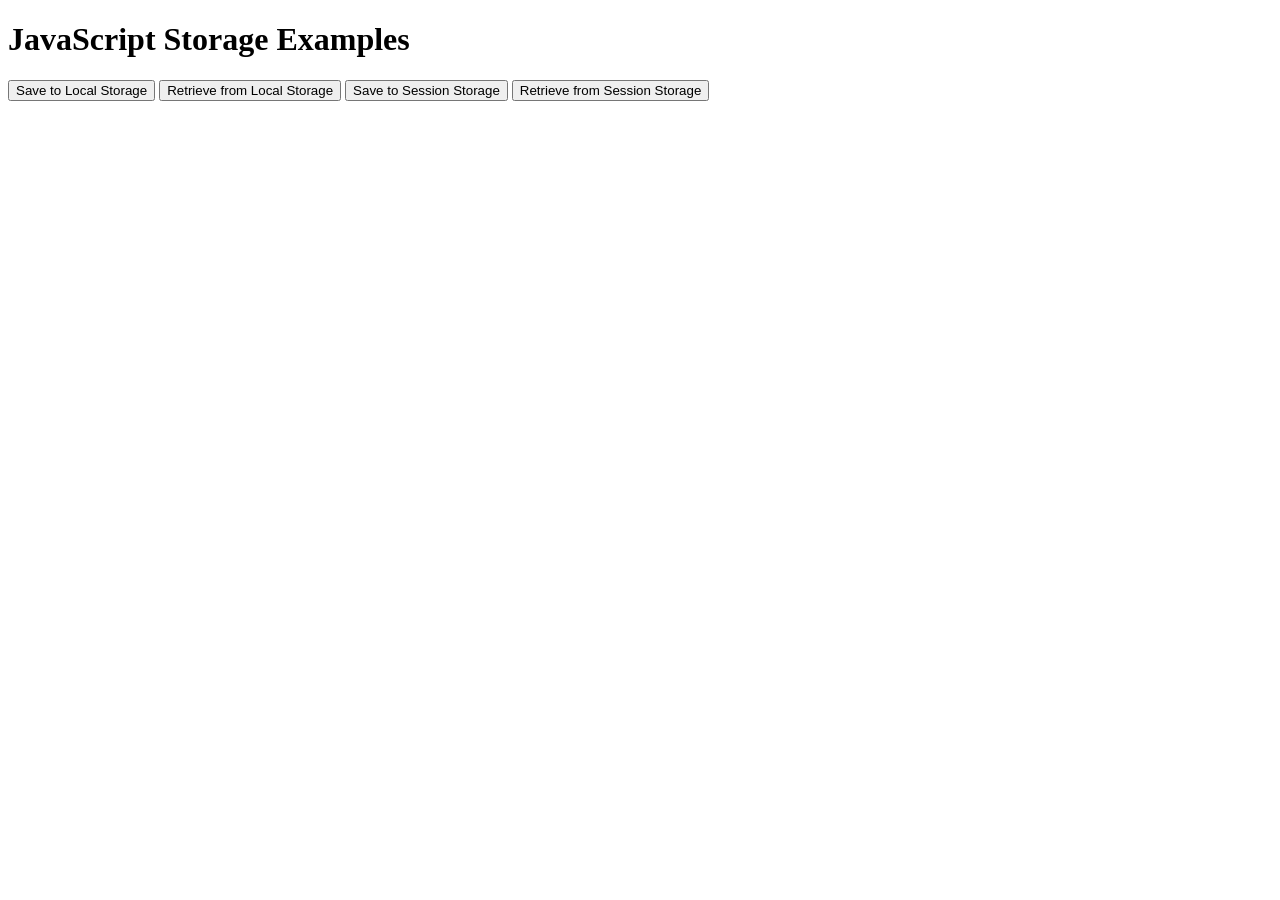
<file: game/1.tic-tac-toe/index.html>
<!DOCTYPE html>
<html lang="en">
  <head>
    <meta charset="UTF-8" />
    <meta name="viewport" content="width=device-width, initial-scale=1.0" />
    <title>JavaScript Storage</title>
  </head>
  <body>
    <h1>JavaScript Storage Examples</h1>
    <button id="saveLocalBtn">Save to Local Storage</button>
    <button id="retrieveLocalBtn">Retrieve from Local Storage</button>
    <button id="saveSessionBtn">Save to Session Storage</button>
    <button id="retrieveSessionBtn">Retrieve from Session Storage</button>
    <p id="output"></p>

    <script src="index.js"></script>
  </body>
</html>
</file>
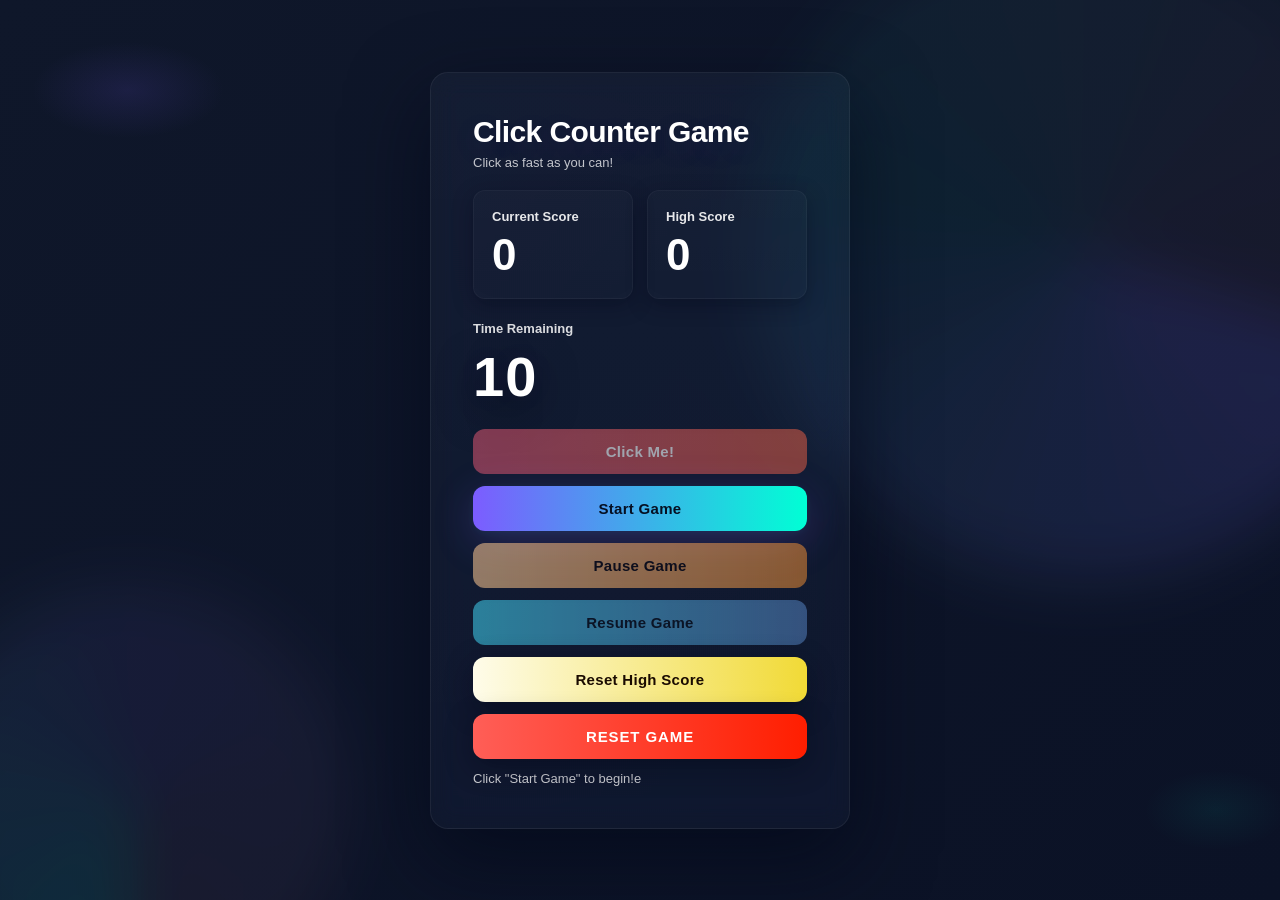
<file: game/2.click count/index.html>
<!DOCTYPE html>
<html lang="en">
<head>
  <meta charset="UTF-8">
  <meta name="viewport" content="width=device-width, initial-scale=1.0">
  <title>Click Counter Game</title>
  <link rel="stylesheet" href="index.css">
</head>
<body>

<div class="container">
  <h1>Click Counter Game</h1>
  <p class="subtitle">Click as fast as you can!</p>

  <div class="score-section">
    <div class="score-box">
      <h2>Current Score</h2>
      <div id="currentScore" class="score">0</div>
    </div>
    <div class="score-box">
      <h2>High Score</h2>
      <div id="highScore" class="score">0</div>
    </div>
  </div>

  <div class="timer-section">
    <h2>Time Remaining</h2>
    <div id="timer" class="timer">10</div>
  </div>

  <div class="button-section">
    <button id="clickButton" class="click-btn" disabled>Click Me!</button>
    <button id="startButton" class="start-btn">Start Game</button>
    <button id="pauseButton" class="pause-btn" disabled>Pause Game</button>
    <button id="resumeButton" class="resume-btn" disabled>Resume Game</button>
    <button id="resetButton" class="reset-btn">Reset High Score</button>
    <button id="resetGameButton" class="resetgame-btn">Reset Game</button>
  </div>

  <div id="statusMessage" class="status-message">
    Click "Start Game" to begin!e
  </div>
</div>

<video id="bgvideo" src="./winning.mp4" autoplay muted loop></video>

<script src="index.js"></script>
</body>
</html>
</file>
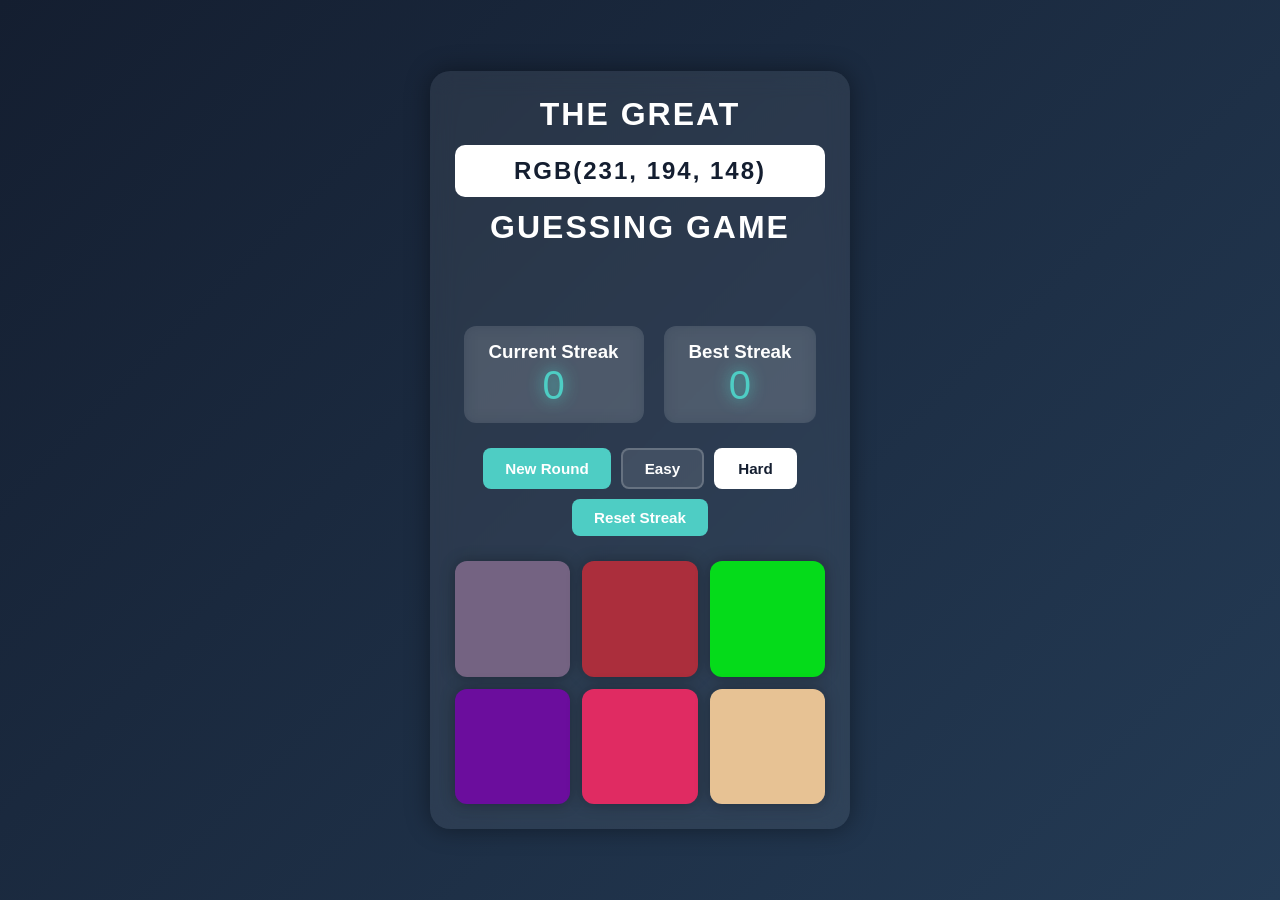
<file: game/3.guess the color/index.html>
<!DOCTYPE html>
<html lang="en">
<head>
  <meta charset="UTF-8" />
  <meta name="viewport" content="width=device-width, initial-scale=1.0" />
  <title>RGB Color Guessing Game</title>
  <link rel="stylesheet" href="index.css" />
</head>

<body>

  <!-- Background Video -->
  <video id="bgVideo" class="bg-video" autoplay muted loop>
    <source src="winning.mp4" type="video/mp4">
  </video>

  <!-- MAIN GAME BOX -->
  <div class="game-box">

    <header>
      <h1>The Great</h1>
      <h1 id="colorDisplay" class="color-display">RGB Color Guessing Game</h1>
      <h1>Guessing Game</h1>
    </header>

    <div id="message" class="message">Pick a color!</div>

    <div class="streak-section">
      <div class="streak-box">
        <h3>Current Streak</h3>
        <div id="currentStreak" class="streak-number">0</div>
      </div>

      <div class="streak-box">
        <h3>Best Streak</h3>
        <div id="bestStreak" class="streak-number">0</div>
      </div>
    </div>

    <div class="controls">
      <button id="newRoundBtn" class="control-btn">New Round</button>
      <button id="easyBtn" class="mode-btn">Easy</button>
      <button id="hardBtn" class="mode-btn selected">Hard</button>
      <button id="resetStreakBtn" class="control-btn">Reset Streak</button>
    </div>

    <div id="colorBoxContainer" class="color-box-container">
      <div class="color-box"></div>
      <div class="color-box"></div>
      <div class="color-box"></div>
      <div class="color-box"></div>
      <div class="color-box"></div>
      <div class="color-box"></div>
    </div>

  </div>

  <script src="script.js"></script>
</body>
</html>
</file>
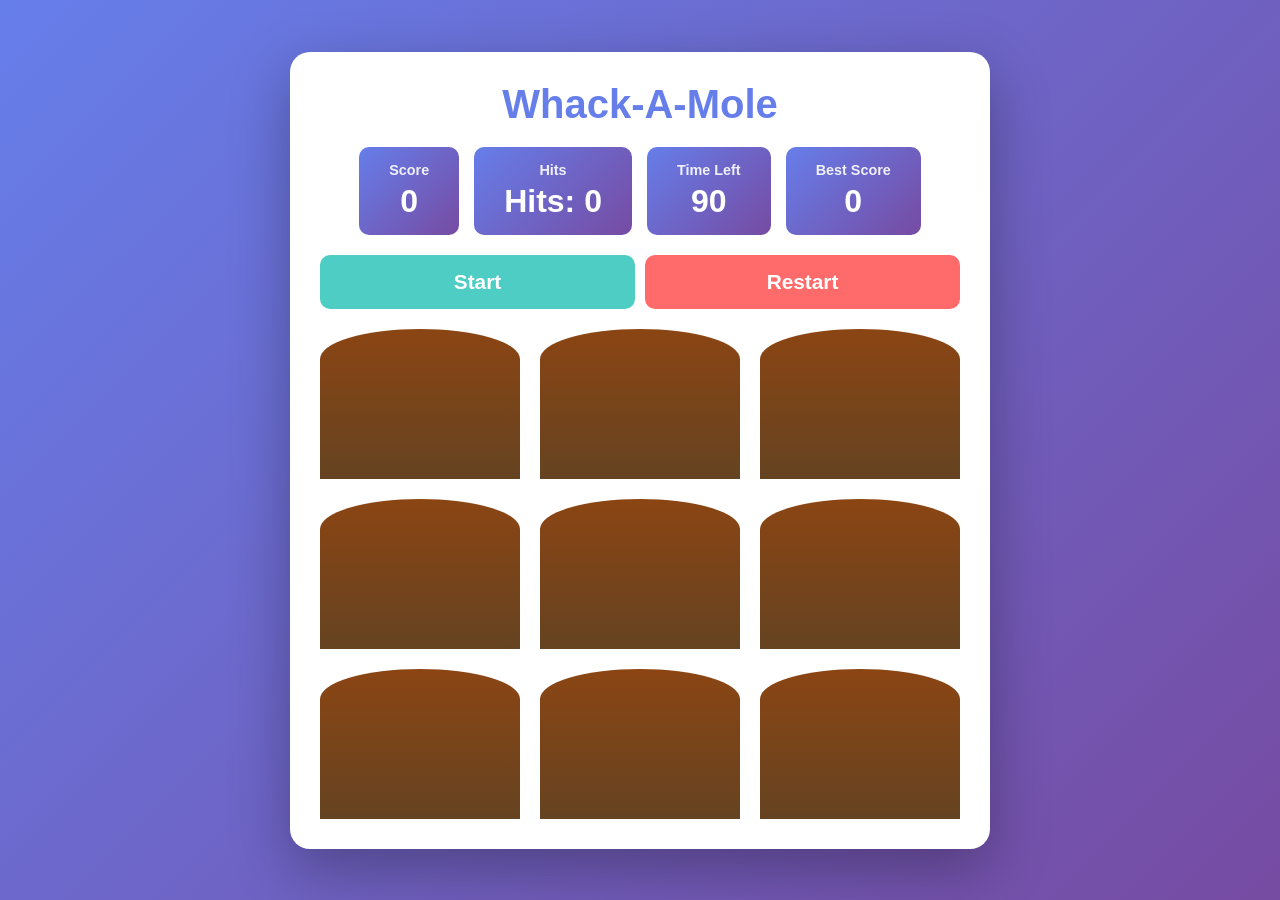
<file: game/4.Whack-a-mole/index.html>
<!DOCTYPE html>
<html>
<head>
    <title>Whack-A-Mole Game</title>
    <link rel="stylesheet" href="index.css">
</head>
<body>

<div class="container">
    <h1>Whack-A-Mole</h1>

    <div class="scoreboard">
        <div class="score-box">
            <h3>Score</h3>
            <div id="score">0</div>
        </div>

        <div class="score-box">
            <h3>Hits</h3>
            <div id="hits">0</div>
        </div>

        <div class="score-box">
            <h3>Time Left</h3>
            <div id="timeLeft">90</div>
        </div>

        <div class="score-box">
            <h3>Best Score</h3>
            <div id="maxScore">0</div>
        </div>
    </div>

    <div id="message"></div>

    <div class="button-row">
        <button id="startBtn" class="start-btn">Start</button>
        <button id="restartBtn" class="restart-btn">Restart</button>
    </div>

    <div class="game-board">
        <div class="hole"><div class="mole"></div></div>
        <div class="hole"><div class="mole"></div></div>
        <div class="hole"><div class="mole"></div></div>
        <div class="hole"><div class="mole"></div></div>
        <div class="hole"><div class="mole"></div></div>
        <div class="hole"><div class="mole"></div></div>
        <div class="hole"><div class="mole"></div></div>
        <div class="hole"><div class="mole"></div></div>
        <div class="hole"><div class="mole"></div></div>
    </div>
</div>

<video id="bg-video" autoplay loop muted src="./winning.mp4"></video>

<script src="index.js"></script>
</body>
</html>
</file>
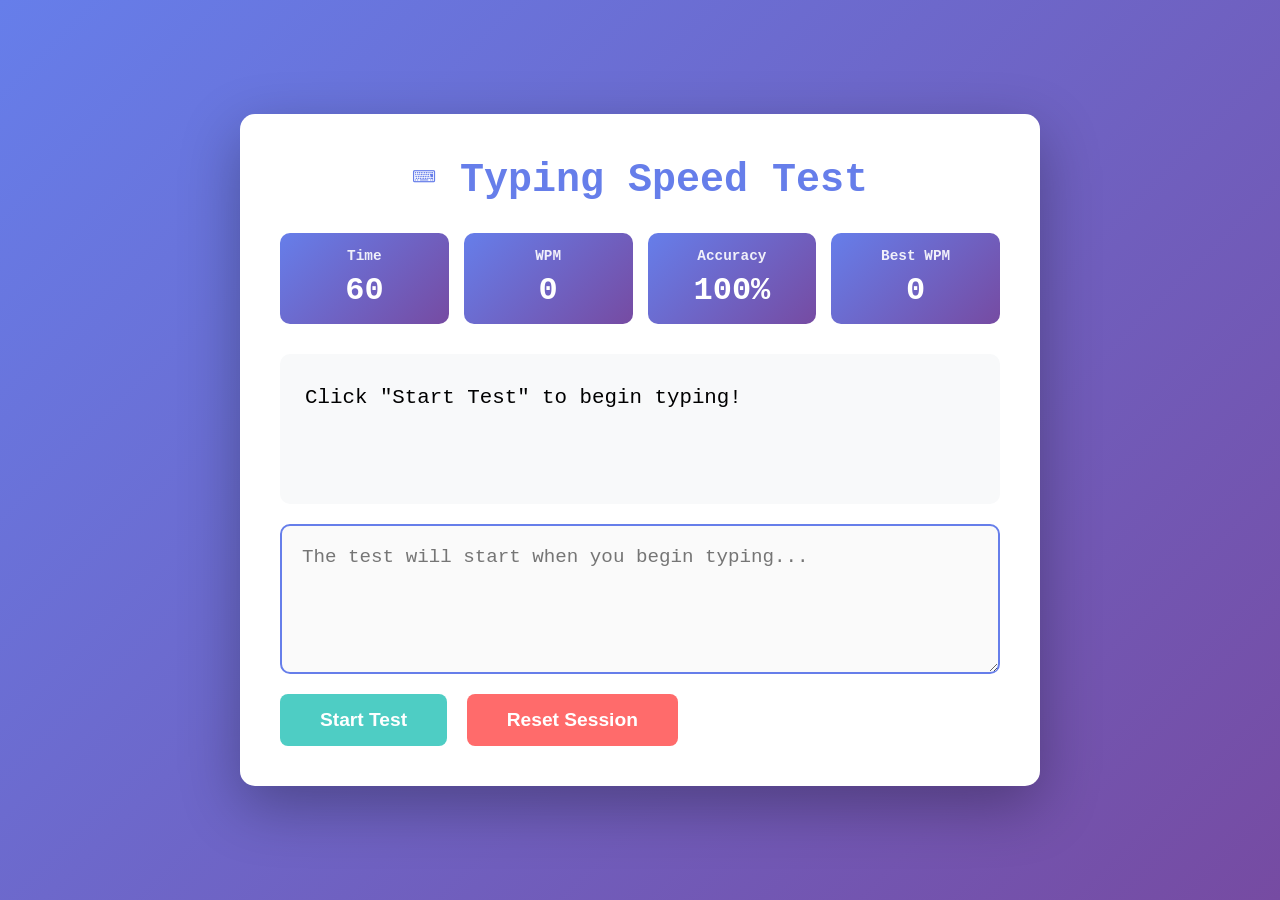
<file: game/5.typing speed/index.html>
<!DOCTYPE html>
<html lang="en">
<head>
    <meta charset="UTF-8">
    <meta name="viewport" content="width=device-width, initial-scale=1.0">
    <title>Typing Speed Test</title>
    <link rel="stylesheet" href="index.css">
</head>
<body>
    <div class="container">
        <h1>⌨️ Typing Speed Test</h1>
        
        <div class="stats-bar">
            <div class="stat-box">
                <h3>Time</h3>
                <div id="timer">60</div>
            </div>
            <div class="stat-box">
                <h3>WPM</h3>
                <div id="wpm">0</div>
            </div>
            <div class="stat-box">
                <h3>Accuracy</h3>
                <div id="accuracy">100%</div>
            </div>
            <div class="stat-box">
                <h3>Best WPM</h3>
                <div id="bestWPM">0</div>
            </div>
        </div>
        
        <div class="text-display" id="textDisplay">
            Click "Start Test" to begin typing!
        </div>
        
        <textarea 
            id="typingArea" 
            placeholder="The test will start when you begin typing..."
            disabled
        ></textarea>
        
        <button id="startBtn" class="start-btn">Start Test</button>
        <button id="resetBtn" class="reset-btn">Reset Session</button>
    </div>
    
    <script src="script.js"></script>
</body>
</html>
</file>
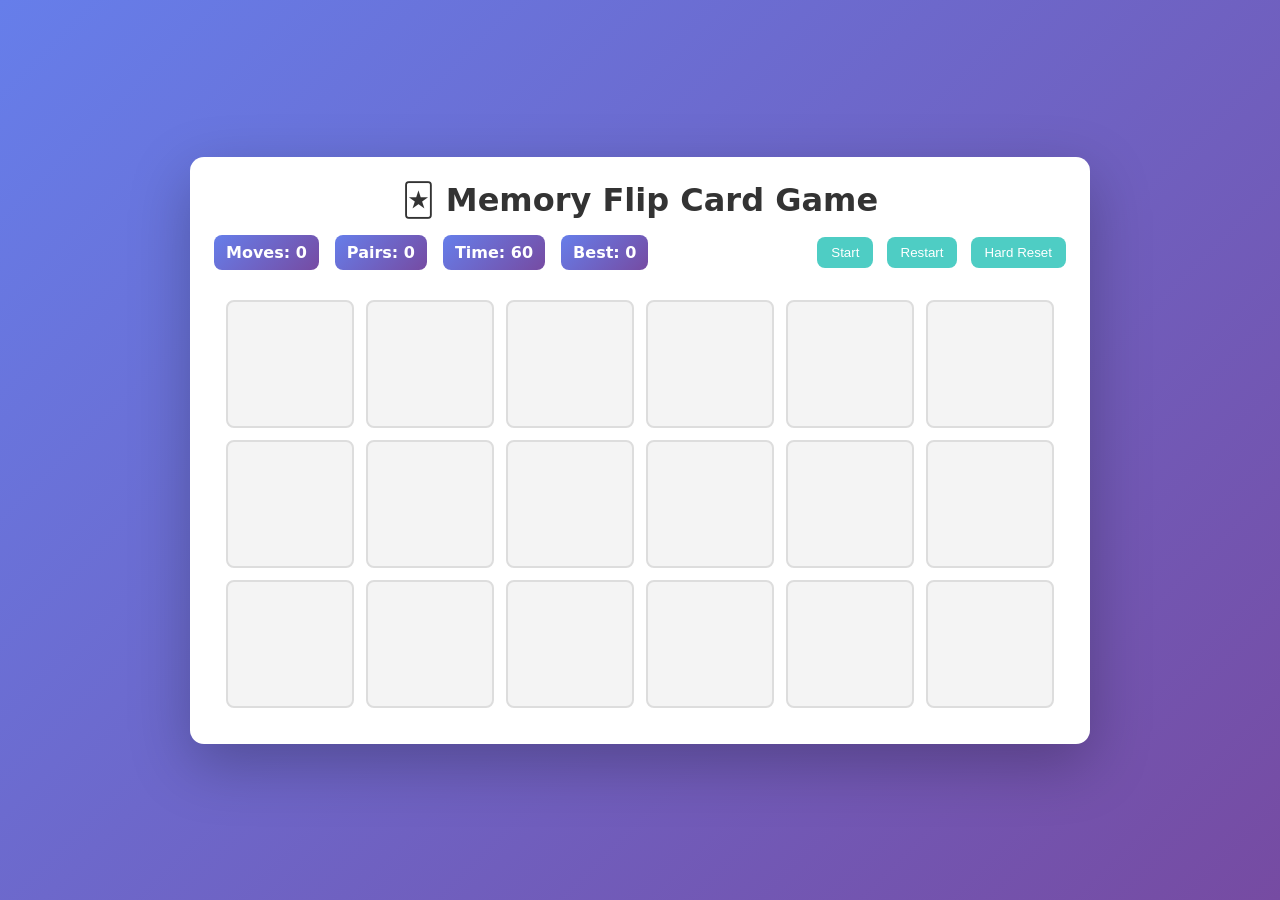
<file: game/6.Memory Flip Card Game/index.html>
<!DOCTYPE html>
<html lang="en">
<head>
    <meta charset="utf-8" />
    <meta name="viewport" content="width=device-width,initial-scale=1" />
    <title>Memory Flip Card Game</title>
    <link rel="stylesheet" href="style.css" />
</head>
<body>
    <div class="container">
        <h1>🃏 Memory Flip Card Game</h1>

        <div class="controls">
            <div class="scoreboard">
                <div>Moves: <span id="moves">0</span></div>
                <div>Pairs: <span id="pairs">0</span></div>
                <div>Time: <span id="timeLeft">60</span></div>
                <div id="bestBadge">Best: <span id="bestScore">-</span></div>
            </div>

            <div class="buttons">
                <button id="startBtn">Start</button>
                <button id="restartBtn">Restart</button>
                <button id="resetBtn">Hard Reset</button>
            </div>
        </div>

        <div class="board" id="board"></div>

        <div id="countdownOverlay" class="overlay"></div>
    </div>

    <script src="script.js"></script>
</body>
</html>
</file>
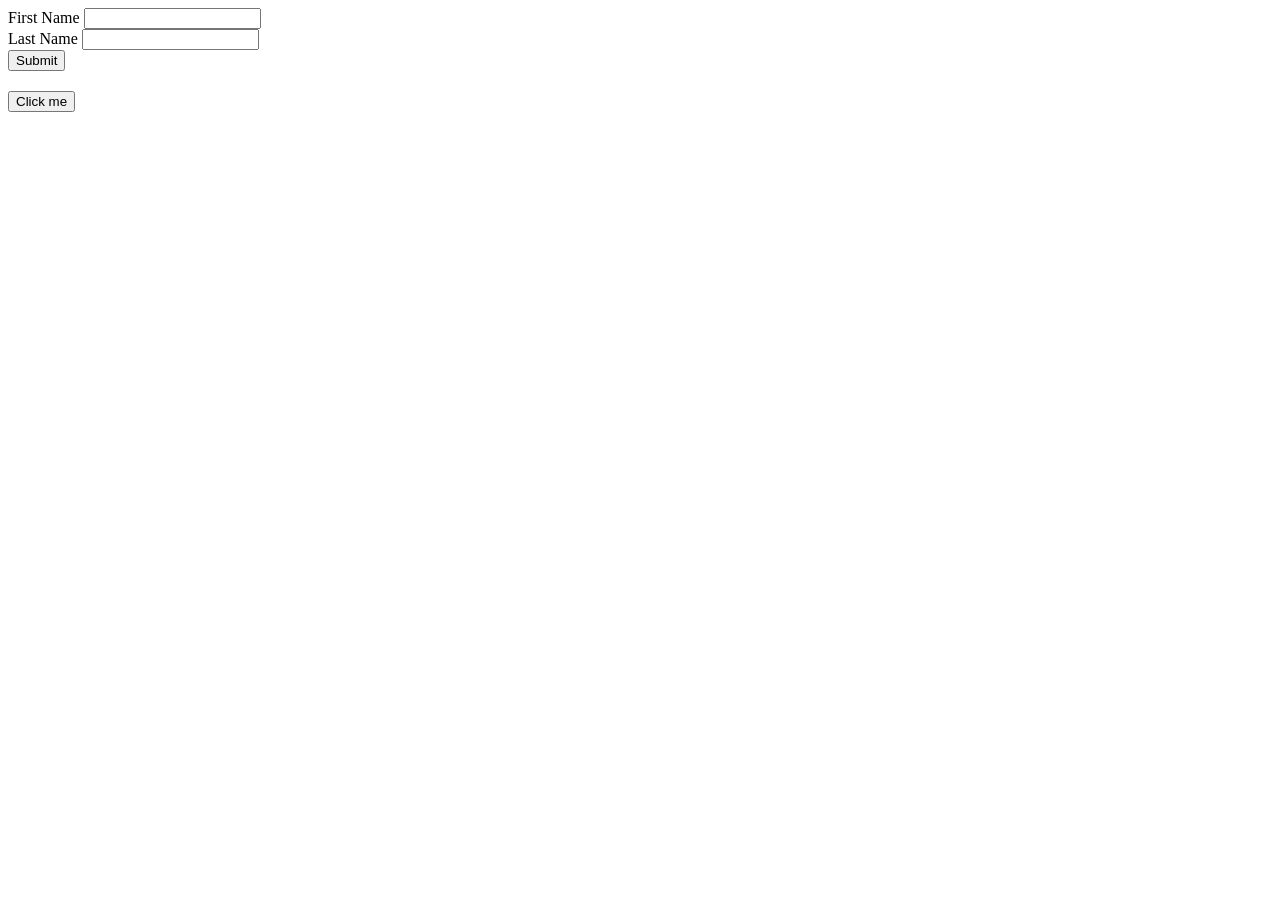
<file: game/1.tic-tac-toe/28-10.html>
<!DOCTYPE html>
<html lang="en">
<head>
    <meta charset="UTF-8">
    <meta name="viewport" content="width=device-width, initial-scale=1.0">
    <title>Document</title>
</head>
<body id="body">
    <!-- <h1 id="h1">this is rendered through 28-10.html</h1>
    <h2 class="heading">this is a h2 heading</h2>
    <h3 class="heading">this is a h3 heading</h3>
    <h3 class="heading3">this is a line</h3>
    <h3 class="heading3">this is a afternoon time</h3>
    <h3 class="heading3">the fatest car in the world?</h3> -->
<!-- 
    <h1 id="heading1">can't you see my infamy loves company</h1>
    <h3 class="heading3">now they've broken you like they've broken me</h3>
    <h3 class="heading3">(it's a good thing)</h3>
    <h5 class="heading5">but a shattered glass is a lot more sharp</h5> -->

    <!-- <button id="color">button</button>
    <h1 id="heading"></h1> -->

    <form id="userform">
        <div>
            <label for="fname">First Name</label>
            <input type="text" id="fname">
        </div>
        <div>
            <label for="lname">Last Name</label>
            <input type="text" id="lname">
        </div>
        <button type="submit">Submit</button>
    </form>
    <h2 id="h2"></h2>
    <!-- <h3 id="h3"></h3> -->
    <button class="color">Click me</button>

    <script src="28-10.js"></script>
</body>
</html>
</file>
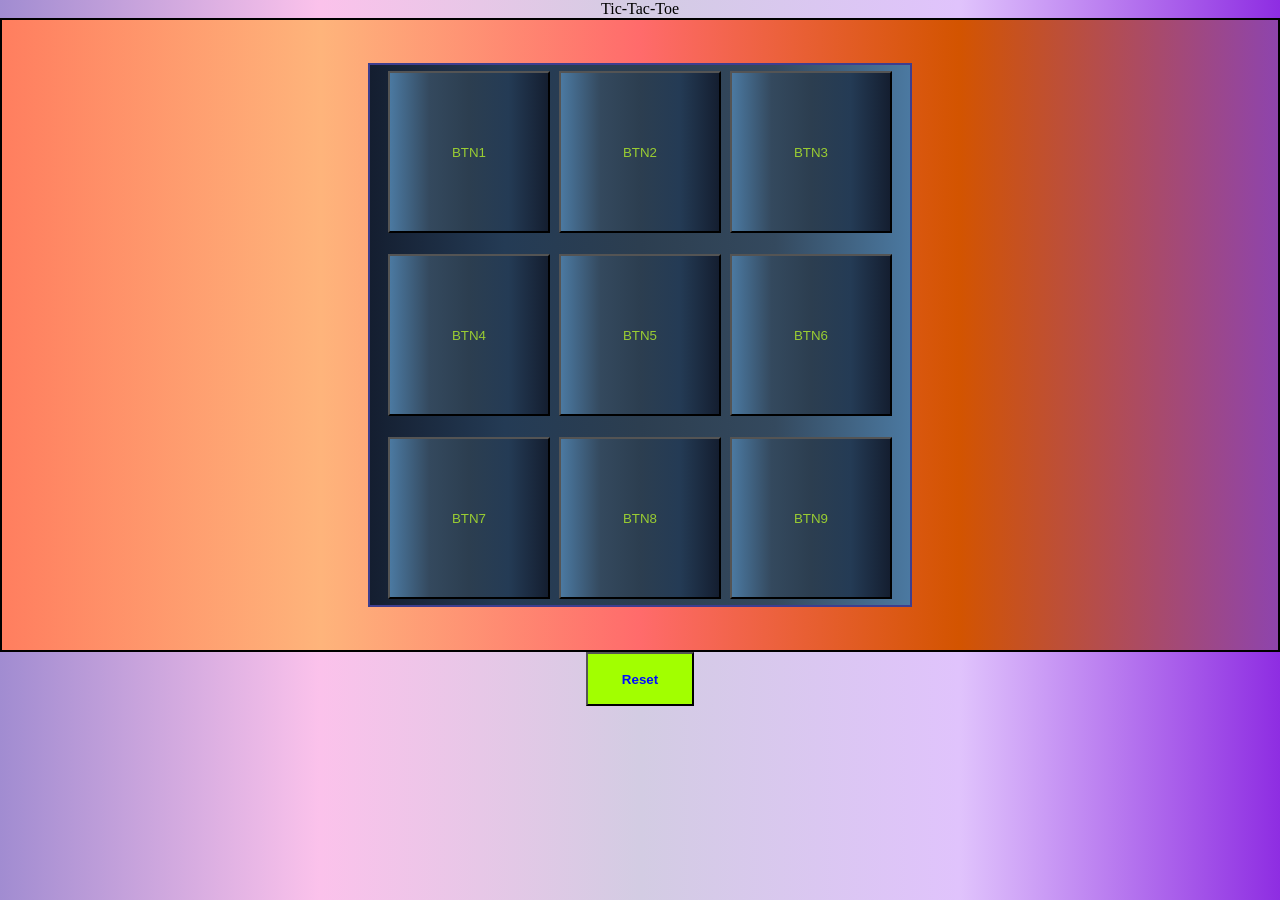
<file: game/1.tic-tac-toe/3-3.html>
<!DOCTYPE html>
<html lang="en">
<head>
    <meta charset="UTF-8">
    <meta name="viewport" content="width=device-width, initial-scale=1.0">
    <link rel="stylesheet" href="3-3.css">
    <title>tic-tac-toe</title>
    <style>
        
    </style>
</head>
<body>
    <p>Tic-Tac-Toe</p>
    <div class="container"> 
        <div class="game">
        <button class="btn">BTN1</button>
        <button class="btn">BTN2</button>
        <button class="btn">BTN3</button>
        <button class="btn">BTN4</button>
        <button class="btn">BTN5</button>
        <button class="btn">BTN6</button>
        <button class="btn">BTN7</button>
        <button class="btn">BTN8</button>
        <button class="btn">BTN9</button>
        </div>
    </div>

    <button class="reset">Reset</button>

    <script src="3-3.js"></script>
</body>
</html>
</file>
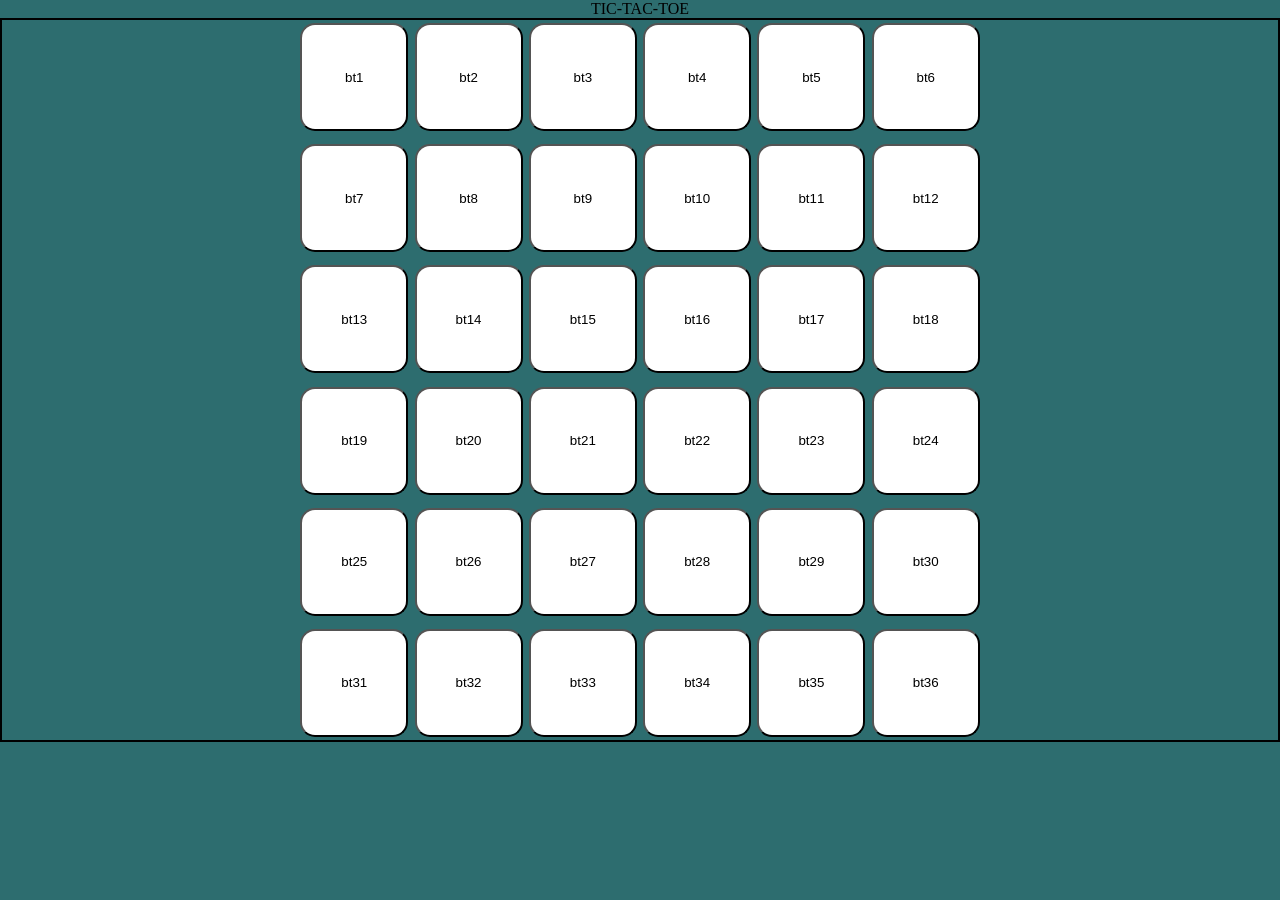
<file: game/1.tic-tac-toe/6-6.html>
<!DOCTYPE html>
<html lang="en">
<head>
    <meta charset="UTF-8">
    <meta name="viewport" content="width=device-width, initial-scale=1.0">
    <title>Document</title>
    <link rel="stylesheet" href="6-6.css">
</head>
<body>
    <p>TIC-TAC-TOE</p>
    <div class="container">
        <div class="game">
            <button type="button" class="box">bt1</button>
            <button type="button" class="box">bt2</button>
            <button type="button" class="box">bt3</button>
            <button type="button" class="box">bt4</button>
            <button type="button" class="box">bt5</button>
            <button type="button" class="box">bt6</button>
            <button type="button" class="box">bt7</button>
            <button type="button" class="box">bt8</button>
            <button type="button" class="box">bt9</button>
            <button type="button" class="box">bt10</button>
            <button type="button" class="box">bt11</button>
            <button type="button" class="box">bt12</button>
            <button type="button" class="box">bt13</button>
            <button type="button" class="box">bt14</button>
            <button type="button" class="box">bt15</button>
            <button type="button" class="box">bt16</button>
            <button type="button" class="box">bt17</button>
            <button type="button" class="box">bt18</button>            
            <button type="button" class="box">bt19</button>
            <button type="button" class="box">bt20</button>
            <button type="button" class="box">bt21</button>
            <button type="button" class="box">bt22</button>
            <button type="button" class="box">bt23</button>
            <button type="button" class="box">bt24</button>
            <button type="button" class="box">bt25</button>
            <button type="button" class="box">bt26</button>
            <button type="button" class="box">bt27</button>
            <button type="button" class="box">bt28</button>
            <button type="button" class="box">bt29</button>
            <button type="button" class="box">bt30</button>
            <button type="button" class="box">bt31</button>
            <button type="button" class="box">bt32</button>
            <button type="button" class="box">bt33</button>
            <button type="button" class="box">bt34</button>
            <button type="button" class="box">bt35</button>
            <button type="button" class="box">bt36</button>

        </div>
    </div>
    <!-- <p class="winner">winner</p> -->


    <!-- <button type="button" class="res">RESET</button> -->
    <script src="6-6.js"> Winner</script>
</body>
</html>
</file>
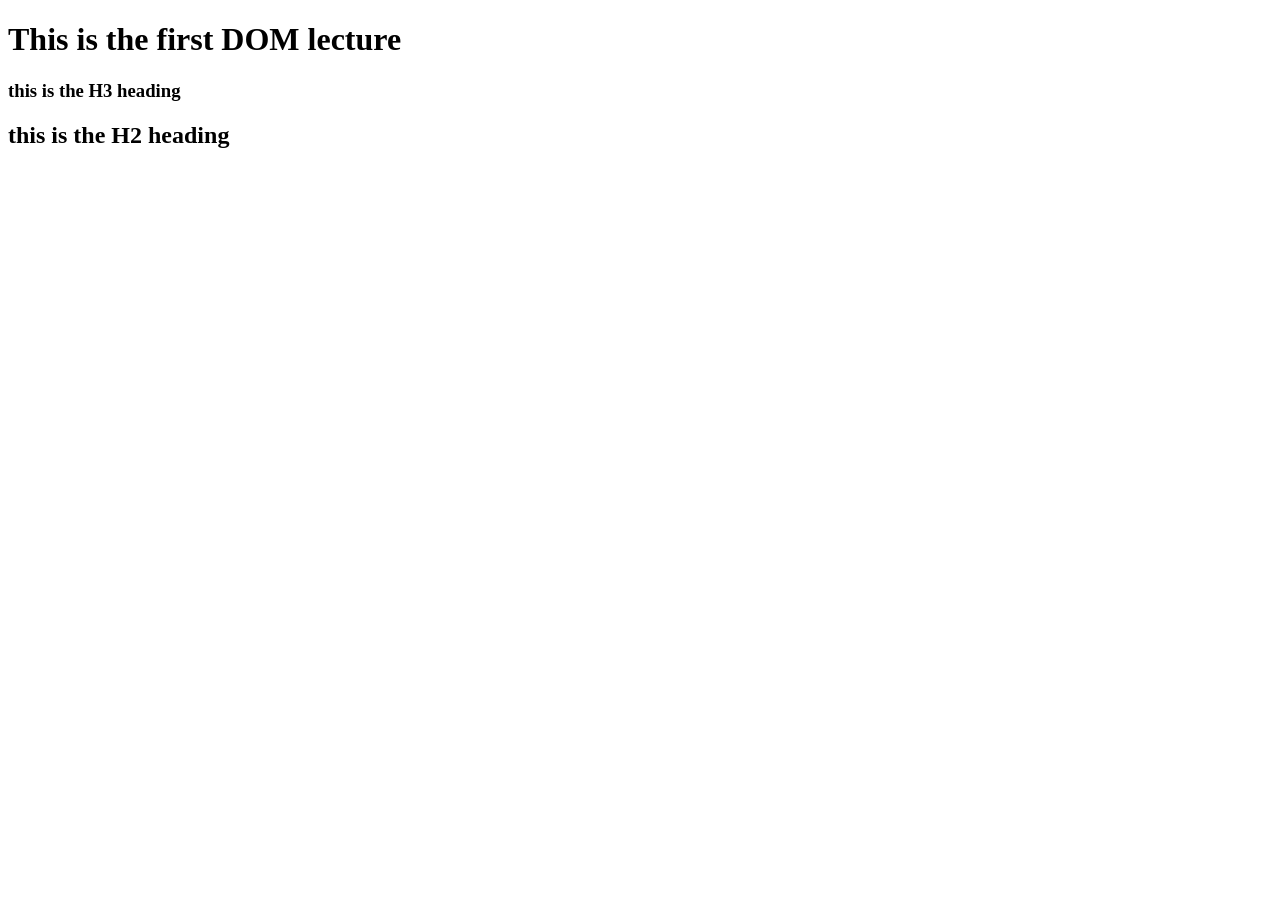
<file: game/1.tic-tac-toe/index3.html>
<!DOCTYPE html>
<html lang="en">
<head>
    <meta charset="UTF-8">
    <meta name="viewport" content="width=device-width, initial-scale=1.0">
    <title>Document</title>
</head>
<body>
    <h1 id="Heading">This is the first DOM lecture</h1>
    <h3 class="smallHeading">this is the H3 heading</h3>
    <h2 class="smallHeading">this is the H2 heading</h2>
    <script src="index3.js"></script>
    
</body>
</html>
</file>
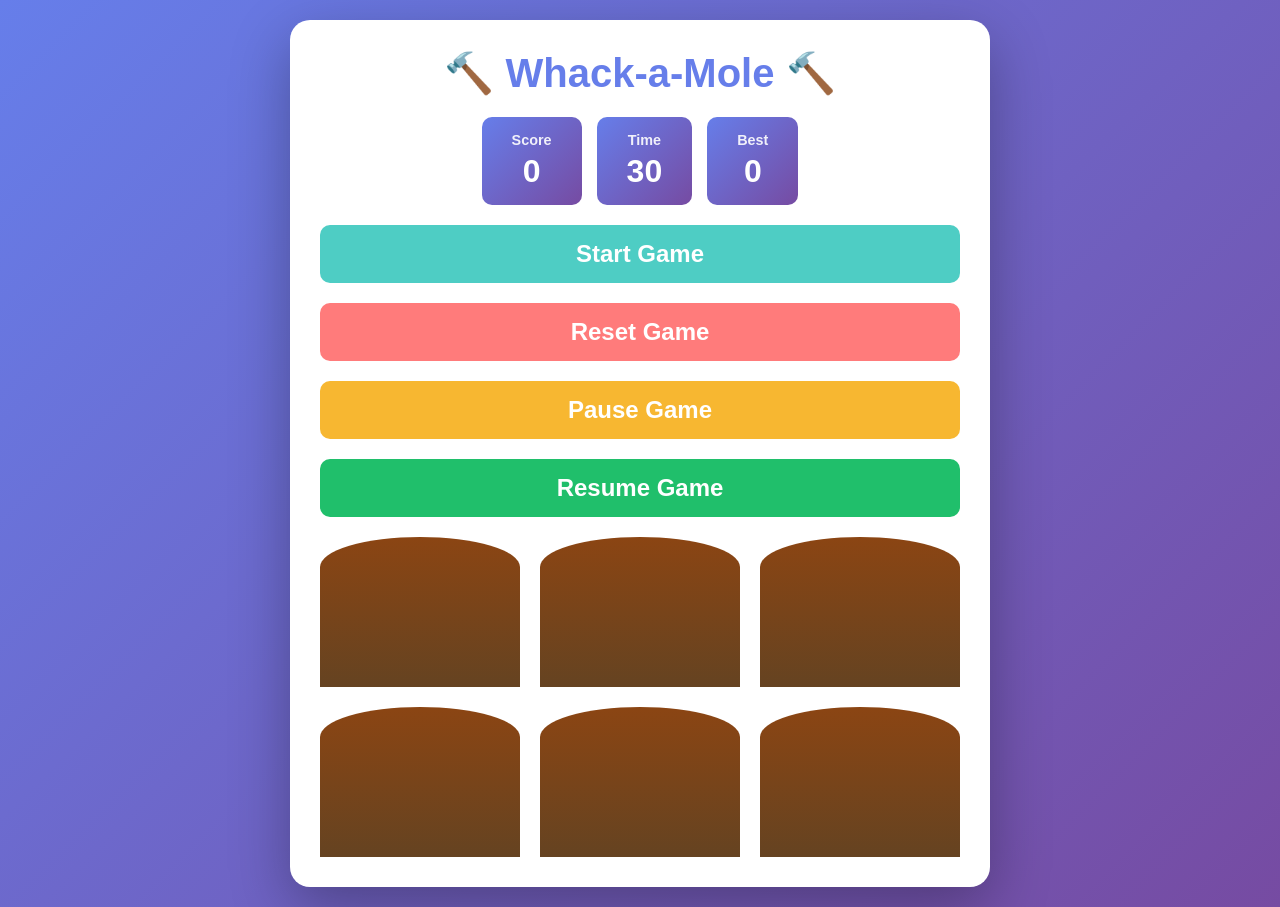
<file: game/4.Whack-a-mole/1.html>
<!DOCTYPE html>
<html lang="en">
<head>
    <meta charset="UTF-8">
    <meta name="viewport" content="width=device-width, initial-scale=1.0">
    <title>Whack-a-Mole Game</title>
    <link rel="stylesheet" href="1.css">
</head>
<body>

    <div class="container">
        <h1>🔨 Whack-a-Mole 🔨</h1>
        
        <div class="scoreboard">
            <div class="score-box">
                <h3>Score</h3>
                <div id="score">0</div>
            </div>
            <div class="score-box">
                <h3>Time</h3>
                <div id="timeLeft">30</div>
            </div>
            <div class="score-box">
                <h3>Best</h3>
                <div id="maxScore">0</div>
            </div>
        </div>

        <button id="startBtn" class="start-btn">Start Game</button>
        <button id="resetBtn" class="start-btn" style="background:#ff7b7b;">Reset Game</button>
        <button id="pauseBtn" class="start-btn" style="background:#f7b731;">Pause Game</button>
<button id="resumeBtn" class="start-btn" style="background:#20bf6b;">Resume Game</button>

        <div class="game-board">
            <div class="hole"><div class="mole"></div></div>
            <div class="hole"><div class="mole"></div></div>
            <div class="hole"><div class="mole"></div></div>
            <div class="hole"><div class="mole"></div></div>
            <div class="hole"><div class="mole"></div></div>
            <div class="hole"><div class="mole"></div></div>
        </div>
    </div>

    <video id="bg-video" autoplay muted loop class="hidden">
        <source src="./winning.mp4">
    </video>

    <script src="1.js"></script>
</body>
</html>
</file>
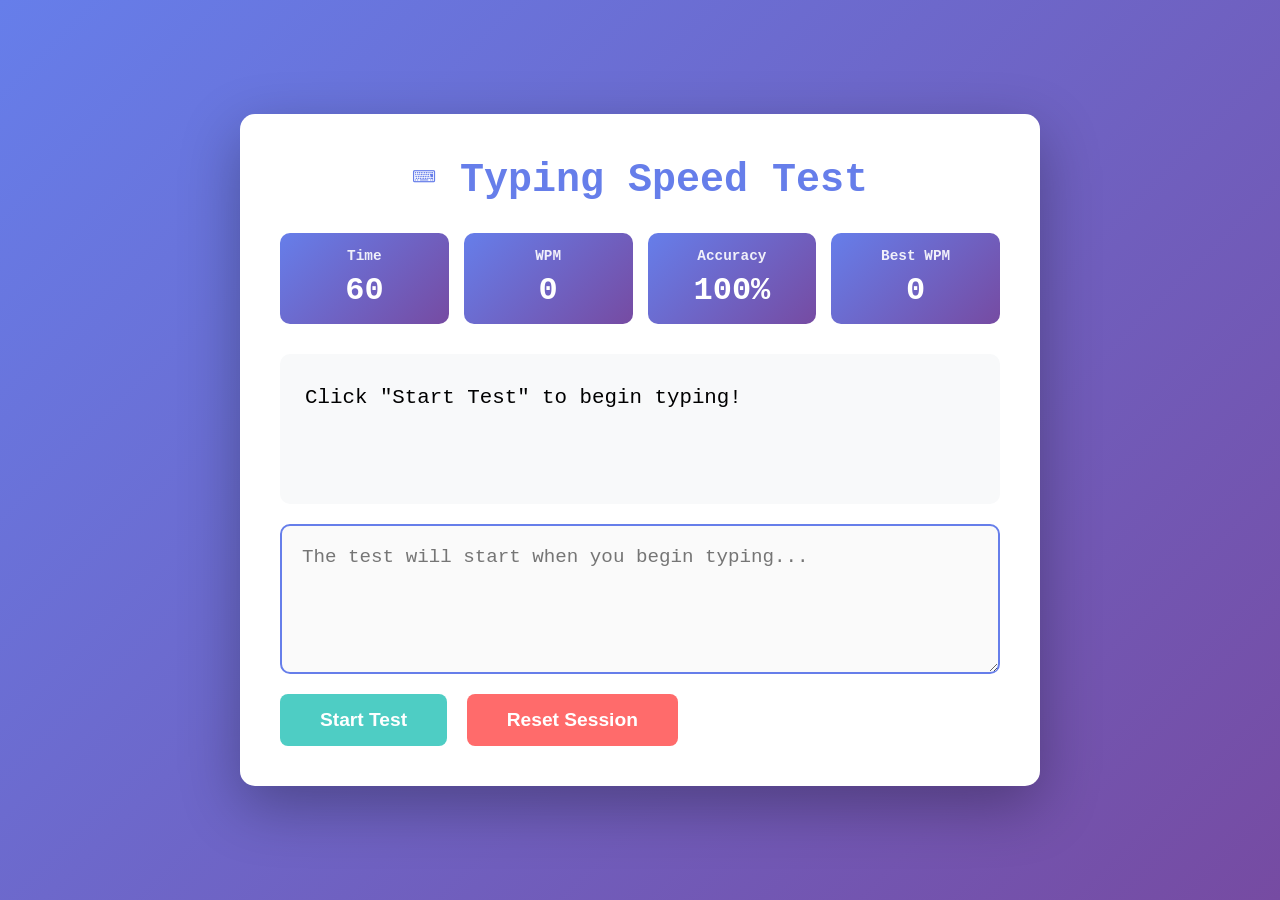
<file: game/5.typing speed/1.html>
<!DOCTYPE html>
<html lang="en">
<head>
    <meta charset="UTF-8">
    <meta name="viewport" content="width=device-width, initial-scale=1.0">
    <title>Typing Speed Test</title>
    <link rel="stylesheet" href="index.css">
</head>
<body>
    <div class="container">
        <h1>⌨️ Typing Speed Test</h1>
        
        <div class="stats-bar">
            <div class="stat-box">
                <h3>Time</h3>
                <div id="timer">60</div>
            </div>
            <div class="stat-box">
                <h3>WPM</h3>
                <div id="wpm">0</div>
            </div>
            <div class="stat-box">
                <h3>Accuracy</h3>
                <div id="accuracy">100%</div>
            </div>
            <div class="stat-box">
                <h3>Best WPM</h3>
                <div id="bestWPM">0</div>
            </div>
        </div>
        
        <div class="text-display" id="textDisplay">
            Click "Start Test" to begin typing!
        </div>
        
        <textarea 
            id="typingArea" 
            placeholder="The test will start when you begin typing..."
            disabled
        ></textarea>
        
        <button id="startBtn" class="start-btn">Start Test</button>
        <button id="resetBtn" class="reset-btn">Reset Session</button>
    </div>
    
    <script src="1.js"></script>
</body>
</html>
</file>
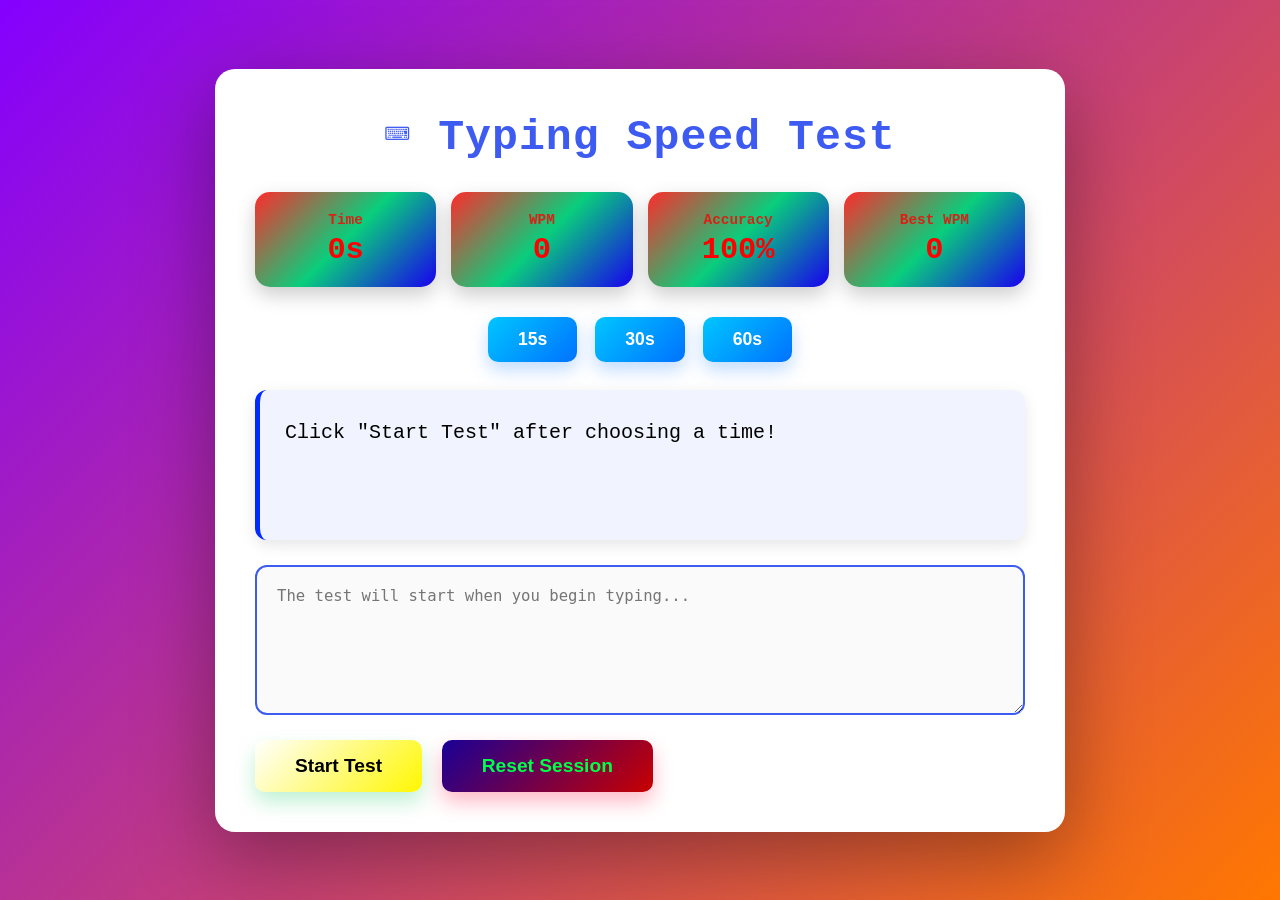
<file: game/5.typing speed/2.html>
<!DOCTYPE html>
<html lang="en">
<head>
    <meta charset="UTF-8">
    <meta name="viewport" content="width=device-width, initial-scale=1.0">
    <title>Typing Speed Test</title>
    <link rel="stylesheet" href="2.css">
</head>
<body>
    <div class="container">
        <h1>⌨️ Typing Speed Test</h1>

        <div class="stats-bar">
            <div class="stat-box">
                <h3>Time</h3>
                <div id="timer">0</div>
            </div>
            <div class="stat-box">
                <h3>WPM</h3>
                <div id="wpm">0</div>
            </div>
            <div class="stat-box">
                <h3>Accuracy</h3>
                <div id="accuracy">100%</div>
            </div>
            <div class="stat-box">
                <h3>Best WPM</h3>
                <div id="bestWPM">0</div>
            </div>
        </div>

        <!-- ⭐ TIME SELECTION BUTTONS (styled to match your theme) ⭐ -->
        <div class="time-buttons">
            <button class="time-btn" data-time="15">15s</button>
            <button class="time-btn" data-time="30">30s</button>
            <button class="time-btn" data-time="60">60s</button>
        </div>

        <div class="text-display" id="textDisplay">
            Click "Start Test" after choosing a time!
        </div>

        <textarea 
            id="typingArea" 
            placeholder="The test will start when you begin typing..."
            disabled
        ></textarea>

        <button id="startBtn" class="start-btn" disabled>Start Test</button>
        <button id="resetBtn" class="reset-btn">Reset Session</button>
    </div>

    <script src="2.js"></script>
</body>
</html>
</file>
<file: game/2.click count/index.css>
/* ---------------------------
  ULTRA DYNAMIC CSS — Paste over existing styles
  - Targets your existing class names (.container, .score-box, .timer, buttons etc.)
  - Uses CSS variables for easy theming
  - Respects prefers-reduced-motion
---------------------------- */

:root{
  /* theme */
  --bg-1: #0f172a;
  --bg-2: #0b1226;
  --accent-a: #7c5cff;
  --accent-b: #00ffd5;
  --accent-c: #ff6b6b;
  --glass: rgba(255,255,255,0.06);
  --glass-2: rgba(255,255,255,0.04);
  --muted: rgba(255,255,255,0.7);
  --radius: 18px;

  /* sizes */
  --card-w: 420px;
  --pad: 36px;
  --shadow-strong: 0 30px 80px rgba(2,6,23,0.6);
  --smooth: cubic-bezier(.16,.84,.44,1);
}

*{box-sizing:border-box;margin:0;padding:0}
html,body{height:100%;
z-index: -2;}
body{
  display:flex;
  align-items:center;
  justify-content:center;
  min-height:100vh;
  font-family: 'Segoe UI', Tahoma, Geneva, Verdana, sans-serif;
  background:
    radial-gradient(1200px 600px at 10% 10%, rgba(124,92,255,0.12), transparent 8%),
    radial-gradient(900px 500px at 95% 90%, rgba(0,255,213,0.06), transparent 8%),
    linear-gradient(135deg, var(--bg-1), var(--bg-2));
  overflow:hidden;
  padding:28px;
  -webkit-font-smoothing:antialiased;
  -moz-osx-font-smoothing:grayscale;
  animation: bgShift 18s linear infinite;
}

/* Decorative floating rings (pure css) */
body::before, body::after{
  content:"";
  position:fixed;
  z-index:0;
  pointer-events:none;
  filter: blur(30px);
  mix-blend-mode:screen;
  opacity:0.85;
}
body::before{
  width:650px;height:650px;
  right:-10%;
  top:-8%;
  background: conic-gradient(from 90deg, rgba(124,92,255,0.18), rgba(0,255,213,0.06), rgba(255,107,107,0.06));
  transform: rotate(18deg);
  border-radius:50%;
  animation: floatSlow 18s ease-in-out infinite;
}
body::after{
  width:420px;height:420px;
  left:-6%;
  bottom:-12%;
  background: conic-gradient(from 180deg, rgba(0,255,213,0.12), rgba(124,92,255,0.08), rgba(255,107,107,0.06));
  border-radius:50%;
  animation: floatSlow 22s ease-in-out infinite reverse;
}

/* Container - glass card with layered glow and blur */
.container{
  position:relative;
  z-index:2;
  width:clamp(320px, 92vw, var(--card-w));
  background: linear-gradient(180deg, rgba(255,255,255,0.03), rgba(255,255,255,0.02));
  border-radius: var(--radius);
  padding: calc(var(--pad) + 6px);
  box-shadow: var(--shadow-strong);
  backdrop-filter: blur(12px) saturate(120%);
  border: 1px solid rgba(255,255,255,0.06);
  overflow:hidden;
}

/* subtle inner animated rings */
.container::before{
  content:"";
  position:absolute;
  inset: -40%;
  background: radial-gradient(circle at 10% 10%, rgba(124,92,255,0.04), transparent 12%),
              radial-gradient(circle at 90% 90%, rgba(0,255,213,0.03), transparent 14%);
  z-index:0;
  pointer-events:none;
  transform-origin:center;
  animation: rotateSlow 28s linear infinite;
}

/* Heading */
h1{
  position:relative;
  z-index:3;
  color: #fff;
  font-size: clamp(20px, 3.6vw, 30px);
  letter-spacing: -0.02em;
  margin-bottom:6px;
  text-shadow: 0 8px 30px rgba(124,92,255,0.12);
}
.subtitle{
  color: rgba(255,255,255,0.75);
  font-size: 13px;
  margin-bottom:20px;
  z-index:3;
}

/* Score + timer layout */
.score-section{
  display:flex;
  gap:14px;
  margin-bottom:22px;
  position:relative;
  z-index:3;
}
.score-box{
  flex:1;
  border-radius:12px;
  padding:18px;
  background: linear-gradient(180deg, rgba(255,255,255,0.02), rgba(255,255,255,0.01));
  border: 1px solid rgba(255,255,255,0.04);
  box-shadow: 0 6px 20px rgba(2,6,23,0.35), inset 0 -6px 24px rgba(255,255,255,0.01);
  color:var(--muted);
  transform: translateZ(0);
  transition: transform .45s var(--smooth), box-shadow .35s var(--smooth);
}
.score-box:hover{ transform: translateY(-6px) scale(1.01); box-shadow: 0 18px 50px rgba(2,6,23,0.6) }
.score-box h2{ font-size:13px; font-weight:600; margin-bottom:6px; color:rgba(255,255,255,0.9); text-transform:capitalize; }
.score{
  font-size: clamp(28px, 6vw, 44px);
  font-weight:800;
  color: white;
  letter-spacing: -0.02em;
  display:inline-block;
  animation: popIn .9s var(--smooth);
}

/* Timer styling with subtle glow + flip-ish micro movement */
.timer-section{ margin-bottom:20px; z-index:3; }
.timer-section h2{ color: rgba(255,255,255,0.85); font-size:13px; font-weight:600; text-transform:capitalize; margin-bottom:8px; }
.timer{
  font-size: clamp(36px, 6.2vw, 56px);
  font-weight:900;
  color: white;
  letter-spacing: 0.02em;
  text-shadow: 0 12px 40px rgba(0,0,0,0.55), 0 0 30px rgba(124,92,255,0.06);
  display:inline-block;
  transform-origin: center;
  animation: heartbeat 2s infinite;
}

/* Buttons area */
.button-section{ display:flex; flex-direction:column; gap:12px; margin-bottom:8px; z-index:3; }

/* base button */
button{
  position:relative;
  overflow:hidden;
  border: none;
  padding: 14px 22px;
  border-radius: 12px;
  font-size: 15px;
  font-weight:700;
  cursor:pointer;
  text-transform:capitalize;
  transition: transform .28s var(--smooth), box-shadow .28s var(--smooth), filter .28s;
  box-shadow: 0 8px 28px rgba(2,6,23,0.45);
  letter-spacing: .02em;
  backdrop-filter: blur(4px);
}

/* Ripple pseudo-element for click effect */
button::after{
  content:"";
  position:absolute;
  inset:0;
  transform: scale(0);
  opacity:0;
  transition: transform .6s var(--smooth), opacity .6s var(--smooth);
  border-radius:inherit;
  pointer-events:none;
}

/* Start button - gradient neon */
.start-btn{
  background: linear-gradient(90deg, var(--accent-a), var(--accent-b));
  color: #051023;
  box-shadow: 0 10px 40px rgba(124,92,255,0.22), 0 2px 8px rgba(0,255,213,0.06);
}
.start-btn:hover{ transform: translateY(-6px) scale(1.02); filter: saturate(1.05); }

/* Click button (primary action) - dramatic neon red-green shift */
.click-btn{
  background: linear-gradient(90deg, #ff416c, #ff4b2b);
  color:#fff;
}
.click-btn:not(:disabled):hover{ transform: translateY(-4px) rotate(-0.6deg) scale(1.02); box-shadow: 0 18px 50px rgba(255,65,92,0.16); }

/* Pause / Resume / Reset variations */
.pause-btn{ background: linear-gradient(90deg, #ffb86b, #ff7a00); color:#0b0610; }
.resume-btn{ background: linear-gradient(90deg, #00d2ff, #3a7bd5); color:#021226; }
.reset-btn{ background: linear-gradient(90deg, #fefcea, #f1da36); color:#1a0b00; }

/* Reset game special */
.resetgame-btn{
  background: linear-gradient(90deg, #ff5e57, #ff1e00);
  color:#fff;
  text-transform:uppercase;
  letter-spacing:0.06em;
}
.resetgame-btn:hover{ transform: translateY(-6px) scale(1.02) rotate(-0.8deg); box-shadow: 0 28px 80px rgba(255,30,30,0.14) }

/* disabled state */
.click-btn:disabled, button:disabled{
  opacity:.6; cursor:not-allowed; filter:grayscale(.2) saturate(.8);
  transform:none; box-shadow: none;
}

/* small animated helper status */
.status-message{ font-size:13px; color: rgba(255,255,255,0.8); margin-top:12px; z-index:3; }

/* tiny interactive focus ring for accessibility */
button:focus{
  outline: none;
  box-shadow: 0 0 0 6px rgba(124,92,255,0.14), 0 10px 40px rgba(2,6,23,0.5);
  transform: translateY(-4px);
}

/* Micro layout for smaller screens */
@media (max-width:520px){
  .score-section{flex-direction:column}
  .button-section{flex-direction:column}
  .container{ padding:22px; border-radius:14px }
  h1{ font-size:20px }
}

/* -------------------------
   Animations
   ------------------------- */
@keyframes bgShift{
  0%{ background-position: 0% 50% }
  50%{ background-position: 100% 50% }
  100%{ background-position: 0% 50% }
}
@keyframes rotateSlow{
  0%{ transform: rotate(0deg) translateZ(0) }
  100%{ transform: rotate(360deg) translateZ(0) }
}
@keyframes floatSlow{
  0%{ transform: translateY(-6px) }
  50%{ transform: translateY(6px) }
  100%{ transform: translateY(-6px) }
}
@keyframes heartbeat{
  0%{ transform: scale(1) }
  20%{ transform: scale(1.02) }
  40%{ transform: scale(0.98) }
  60%{ transform: scale(1.01) }
  100%{ transform: scale(1) }
}
@keyframes popIn{
  0%{ transform: translateY(10px) scale(.98); opacity:0 }
  60%{ transform: translateY(-6px) scale(1.02); opacity:1 }
  100%{ transform: translateY(0) scale(1) }
}

/* ripple on click — create effect via adding a class with JS (see note) */
.ripple{
  animation: rippleAnim .7s var(--smooth);
}
@keyframes rippleAnim{
  0%{ box-shadow: 0 0 0 0 rgba(255,255,255,0.35); }
  100%{ box-shadow: 0 0 0 160px rgba(255,255,255,0); }
}

/* prefers reduced motion */
@media (prefers-reduced-motion: reduce){
  *{ animation-duration: 0.001ms !important; animation-iteration-count: 1 !important; transition-duration: 0.001ms !important; scroll-behavior: auto !important; }
  body::before, body::after, .container::before{ display:none; }
}

/* -------------------------
  Optional tiny helpers (use in JS)
  - Add `.ripple-click` to a button when clicked to get an expanding glow
  - Add `.pulse` to .score to create attention grab
-------------------------- */
.pulse{ animation: pulseBorder 1.1s ease-in-out; }
@keyframes pulseBorder{
  0%{ box-shadow: 0 0 0 0 rgba(255,255,255,0.0) }
  50%{ box-shadow: 0 0 0 12px rgba(124,92,255,0.06) }
  100%{ box-shadow: 0 0 0 0 rgba(124,92,255,0.0) }
}

/* small utility classes for layout tweaks */
.row{display:flex;gap:10px;align-items:center}
.center{display:flex;align-items:center;justify-content:center}


#bgvideo{
  position: absolute;
  height: 100%;
  width: 100%;
  z-index: -1;
  display: none;
}
</file>
<file: game/3.guess the color/index.css>
* {
  margin: 0;
  padding: 0;
  box-sizing: border-box;
}

body {
  font-family: 'Poppins', sans-serif;
  color: white;
  display: flex;
  justify-content: center;
  align-items: center;
  min-height: 100vh;
  padding: 20px;
  background: linear-gradient(135deg, #141e30, #243b55);
  overflow: hidden;
}

/* Background video */
.bg-video {
  position: fixed;
  top: 0;
  left: 0;
  width: 100%;
  height: 100%;
  object-fit: cover;
  z-index: 0;
  opacity: 0;
  pointer-events: none;
  transition: opacity 1s ease;
}

.bg-video.show {
  opacity: 0.7;
}

/* GAME BOX */
.game-box {
  width: 420px;
  padding: 25px;
  background: rgba(255, 255, 255, 0.07);
  backdrop-filter: blur(12px);
  border-radius: 20px;
  box-shadow: 0 0 25px rgba(0,0,0,0.4);
  text-align: center;
  z-index: 2;
}

/* Header */
header h1 {
  text-transform: uppercase;
  letter-spacing: 2px;
}

.color-display {
  background: white;
  color: #141e30;
  padding: 12px 18px;
  border-radius: 10px;
  margin: 12px 0;
  font-size: 1.5em;
  font-weight: 700;
}

/* Message */
.message {
  font-size: 1.3em;
  font-weight: bold;
  margin: 20px 0;
  height: 40px;
}

/* Streaks */
.streak-section {
  display: flex;
  justify-content: center;
  gap: 20px;
  margin-bottom: 25px;
}

.streak-box {
  background: rgba(255, 255, 255, 0.1);
  padding: 15px 25px;
  border-radius: 12px;
  backdrop-filter: blur(8px);
}

.streak-number {
  font-size: 2.5em;
  color: #4ecdc4;
  text-shadow: 0 0 15px #4ecdc4;
}

/* Buttons */
.controls {
  display: flex;
  flex-wrap: wrap;
  justify-content: center;
  gap: 10px;
  margin-bottom: 25px;
}

button {
  padding: 10px 22px;
  font-size: 0.95em;
  font-weight: 600;
  border: none;
  border-radius: 8px;
  cursor: pointer;
  transition: all 0.3s ease;
}

.control-btn {
  background: #4ecdc4;
  color: white;
}

.control-btn:hover {
  background: #3cb8af;
}

.mode-btn {
  background: rgba(255, 255, 255, 0.1);
  color: white;
  border: 2px solid rgba(255, 255, 255, 0.2);
}

.mode-btn.selected {
  background: white;
  color: #141e30;
}

/* Color Boxes (fit inside box) */
.color-box-container {
  display: grid;
  grid-template-columns: repeat(3, 1fr);
  gap: 12px; /* Smaller gap for small box */
}

.color-box {
  aspect-ratio: 1;
  border-radius: 12px;
  cursor: pointer;
  transition: 0.3s;
  border: 4px solid transparent;
  box-shadow: 0 0 15px rgba(0, 0, 0, 0.3);
}

.color-box:hover {
  transform: scale(1.08);
}

/* Glow Effect */
.correct-glow {
  border: 5px solid yellow !important;
  box-shadow: 0 0 20px yellow, 0 0 40px yellow;
  transform: scale(1.05);
  transition: 0.3s ease;
}
</file>
<file: game/4.Whack-a-mole/index.css>
* {
    margin: 0;
    padding: 0;
    box-sizing: border-box;
}

body {
    font-family: 'Arial', sans-serif;
    background: linear-gradient(135deg, #667eea 0%, #764ba2 100%);
    min-height: 100vh;
    display: flex;
    justify-content: center;
    align-items: center;
    padding: 20px;
}

.container {
    background: white;
    border-radius: 20px;
    padding: 30px;
    box-shadow: 0 20px 60px rgba(0, 0, 0, 0.3);
    max-width: 700px;
    width: 100%;
}

h1 {
    text-align: center;
    color: #667eea;
    font-size: 2.5em;
    margin-bottom: 20px;
}

.scoreboard {
    display: flex;
    gap: 15px;
    justify-content: center;
    margin-bottom: 20px;
}

.score-box {
    background: linear-gradient(135deg, #667eea 0%, #764ba2 100%);
    color: white;
    padding: 15px 30px;
    border-radius: 10px;
    text-align: center;
}

.score-box h3 {
    font-size: 0.9em;
    margin-bottom: 5px;
    opacity: 0.9;
}

.score-box div {
    font-size: 2em;
    font-weight: bold;
}

/* 🎯 BUTTONS */
.button-row {
    display: flex;
    gap: 10px;
    margin-bottom: 20px;
}

.start-btn,
.restart-btn {
    flex: 1;
    padding: 15px;
    font-size: 1.3em;
    font-weight: bold;
    border: none;
    border-radius: 10px;
    cursor: pointer;
    transition: all 0.3s;
}

/* Start Button */
.start-btn {
    background: #4ECDC4;
    color: white;
}

.start-btn:hover {
    background: #45b8b0;
    transform: translateY(-2px);
}

.start-btn:disabled {
    background: #ccc;
    cursor: not-allowed;
}

/* Restart Button */
.restart-btn {
    background: #ff6b6b;
    color: white;
}

.restart-btn:hover {
    background: #e85a5a;
    transform: translateY(-2px);
}

/* 🎮 GAME BOARD */
.game-board {
    display: grid;
    grid-template-columns: repeat(3, 1fr);
    gap: 20px;
}

.hole {
    width: 100%;
    height: 150px;
    background: linear-gradient(to bottom, #8B4513 0%, #654321 100%);
    border-radius: 50% 50% 0 0 / 20% 20% 0 0;
    position: relative;
    overflow: hidden;
    cursor: pointer;
}

.mole {
    width: 80%;
    height: 80%;
    background: #8B4513;
    border-radius: 50%;
    position: absolute;
    bottom: -100%;
    left: 50%;
    transform: translateX(-50%);
    transition: bottom 0.2s;
}

.mole::before {
    content: '🐹';
    font-size: 3em;
    position: absolute;
    top: 50%;
    left: 50%;
    transform: translate(-50%, -50%);
}

.mole.up {
    bottom: 20%;
}

.mole.bonked {
    bottom: -100%;
}

/* Message */
#message {
    transition: opacity 0.2s ease;
    font-size: 32px;
    font-weight: bold;
    color: red;
    text-align: center;
    opacity: 0;
}

/* Glow */
#maxScore {
    transition: text-shadow 0.2s ease;
}

/* Background Video */
#bg-video {
  position: fixed;
  top: 0;
  left: 0;
  width: 100%;
  height: 100%;
  object-fit: cover;
  z-index: -1; 
  display: none;
}

#bg-video.show {
  display: block;
  animation: fadeIn 1s ease-in-out;
}

@keyframes fadeIn {
  from { opacity: 0; }
  to { opacity: 1; }
}

/* Responsive */
@media (max-width: 600px) {
    .game-board {
        grid-template-columns: repeat(2, 1fr);
    }
    
    .hole {
        height: 120px;
    }
}
</file>
<file: game/5.typing speed/index.css>
* {
    margin: 0;
    padding: 0;
    box-sizing: border-box;
}

body {
    font-family: 'Courier New', monospace;
    background: linear-gradient(135deg, #667eea 0%, #764ba2 100%);
    min-height: 100vh;
    display: flex;
    justify-content: center;
    align-items: center;
    padding: 20px;
}

.container {
    background: white;
    border-radius: 15px;
    padding: 40px;
    max-width: 800px;
    width: 100%;
    box-shadow: 0 20px 60px rgba(0, 0, 0, 0.3);
}

h1 {
    text-align: center;
    color: #667eea;
    margin-bottom: 30px;
    font-size: 2.5em;
}

.stats-bar {
    display: grid;
    grid-template-columns: repeat(4, 1fr);
    gap: 15px;
    margin-bottom: 30px;
}

.stat-box {
    background: linear-gradient(135deg, #667eea 0%, #764ba2 100%);
    color: white;
    padding: 15px;
    border-radius: 10px;
    text-align: center;
}

.stat-box h3 {
    font-size: 0.9em;
    margin-bottom: 8px;
    opacity: 0.9;
}

.stat-box div {
    font-size: 2em;
    font-weight: bold;
}

.text-display {
    background: #f8f9fa;
    padding: 25px;
    border-radius: 10px;
    font-size: 1.3em;
    line-height: 1.8;
    margin-bottom: 20px;
    min-height: 150px;
}

.text-display .correct {
    color: green;
}

.text-display .incorrect {
    color: red;
    background: #ffcccc;
}

.text-display .current {
    background: #667eea;
    color: white;
}

#typingArea {
    width: 100%;
    padding: 20px;
    font-size: 1.2em;
    border: 2px solid #667eea;
    border-radius: 10px;
    resize: vertical;
    min-height: 150px;
    font-family: 'Courier New', monospace;
    margin-bottom: 15px;
}

#typingArea:focus {
    outline: none;
    border-color: #764ba2;
    box-shadow: 0 0 10px rgba(102, 126, 234, 0.3);
}

.start-btn, .reset-btn {
    padding: 15px 40px;
    font-size: 1.2em;
    font-weight: bold;
    border: none;
    border-radius: 8px;
    cursor: pointer;
    transition: all 0.3s;
    margin-right: 10px;
}

.start-btn {
    background: #4ECDC4;
    color: white;
}

.start-btn:hover {
    background: #45b8b0;
    transform: translateY(-2px);
}

.start-btn:disabled {
    background: #ccc;
    cursor: not-allowed;
}

.reset-btn {
    background: #ff6b6b;
    color: white;
}

.reset-btn:hover {
    background: #ee5a5a;
}

@media (max-width: 768px) {
    .stats-bar {
        grid-template-columns: repeat(2, 1fr);
    }
    
    h1 {
        font-size: 2em;
    }
}
</file>
<file: game/6.Memory Flip Card Game/style.css>
* {
    box-sizing: border-box;
    margin: 0;
    padding: 0
}

body {
    font-family: Inter, system-ui, Segoe UI, Arial;
    background: linear-gradient(135deg, #667eea 0%, #764ba2 100%);
    min-height: 100vh;
    display: flex;
    align-items: center;
    justify-content: center;
    padding: 20px
}

.container {
    background: #fff;
    border-radius: 14px;
    padding: 24px;
    width: 100%;
    max-width: 900px;
    box-shadow: 0 20px 60px rgba(0, 0, 0, .25)
}

h1 {
    color: #333;
    text-align: center;
    margin-bottom: 16px
}

.controls {
    display: flex;
    justify-content: space-between;
    align-items: center;
    margin-bottom: 18px
}

.scoreboard {
    display: flex;
    gap: 16px;
    align-items: center
}

.scoreboard div {
    background: linear-gradient(135deg, #667eea, #764ba2);
    color: #fff;
    padding: 8px 12px;
    border-radius: 8px;
    font-weight: 600
}

.buttons button {
    margin-left: 8px;
    padding: 8px 14px;
    border-radius: 8px;
    border: none;
    background: #4ECDC4;
    color: #fff;
    cursor: pointer
}

.board {
    display: grid;
    grid-template-columns: repeat(6, 1fr);
    gap: 12px;
    padding: 12px
}

.card {
    position: relative;
    padding-top: 100%;
    cursor: pointer;
    perspective: 800px
}

.card .inner {
    position: absolute;
    inset: 0;
    transition: transform .5s;
    transform-style: preserve-3d
}

.card.flipped .inner {
    transform: rotateY(180deg)
}

.card .front,
.card .back {
    position: absolute;
    inset: 0;
    border-radius: 8px;
    display: flex;
    align-items: center;
    justify-content: center;
    backface-visibility: hidden;
    font-size: 1.2rem
}

.card .front {
    background: #f4f4f4;
    border: 2px solid #ddd
}

.card .back {
    background: #667eea;
    color: #fff;
    transform: rotateY(180deg)
}

.card.matched .inner {
    box-shadow: 0 8px 20px rgba(78, 205, 196, .25);
    outline: 4px solid rgba(78, 205, 196, .12)
}

.card.mismatch {
    animation: shake .4s
}

.overlay {
    position: fixed;
    left: 50%;
    top: 50%;
    transform: translate(-50%, -50%);
    padding: 20px 28px;
    border-radius: 10px;
    background: rgba(0, 0, 0, .65);
    color: #fff;
    font-size: 36px;
    display: none
}

.overlay.visible {
    display: block
}

@keyframes shake {
    0% {
        transform: translateX(0)
    }

    25% {
        transform: translateX(-6px)
    }

    50% {
        transform: translateX(6px)
    }

    75% {
        transform: translateX(-4px)
    }

    100% {
        transform: translateX(0)
    }
}

@media(max-width:800px) {
    .board {
        grid-template-columns: repeat(4, 1fr)
    }
}

@media(max-width:480px) {
    .board {
        grid-template-columns: repeat(3, 1fr)
    }
}
</file>
<file: game/1.tic-tac-toe/3-3.css>
/* asterrisk */
*{
    padding: 0;
    margin: 0;
}
body{
  background: linear-gradient(90deg, #a18cd1, #fbc2eb, #d3cce3, #e0c3fc, #8e2de2);    text-align: center;
}
.container{
    height: 70vh;
  background: linear-gradient(90deg, #ff7e5f, #feb47b, #ff6b6b, #d35400, #8e44ad);    border: 2px solid black;
    display: flex;
    justify-content: center;
    align-items: center;
}
.game{
    height: 60vmin;
    width: 60vmin;
      background: linear-gradient(90deg, #141e30, #243b55, #2c3e50, #34495e, #4b79a1);
    border: 2px solid rgb(62, 62, 143);
    display: flex;
    flex-wrap: wrap;
    justify-content: center;
    align-items: center;
    gap: 1vmin;
}
.btn{
    height: 18vmin;
    width: 18vmin;
    color:yellowgreen;
 background: linear-gradient(270deg, #141e30, #243b55, #2c3e50, #34495e, #4b79a1);
}
.reset{
    font-weight:bolder ;
    height: 6vmin;
    width: 12vmin;
    background-color: rgb(162, 255, 0);
    color: rgb(0, 13, 255);
}
</file>
<file: game/1.tic-tac-toe/6-6.css>
*{
    padding: 0;
    margin: 0;
}
body{
    text-align: center;
    background-color: rgb(45, 109, 111);
}
.container{
    height: 80vh;
    /* width: 180vh; */
    border: 2px solid black;
    display: flex;
    /* flex-wrap: wrap; */
    justify-content: center;
    align-items: center;
}
.game{
    height: 80vh;
    width: 80vh;
    /* border: 2px solid red; */
  display: flex;
    flex-wrap: wrap;
    justify-content: center;
    align-items: center;
    gap: 0.7vmin;
}
.box{
    width: 12vmin ;
    height:12vmin;
    background-color: rgb(255, 255, 255);
    border-radius: 15px;
}
.winner{
    color: balck;
    font-size: large;
}
/* .res{
    width:20vh;
    height: 20vh;
} */
</file>
<file: game/4.Whack-a-mole/1.css>
* {
    margin: 0;
    padding: 0;
    box-sizing: border-box;
}

body {
    font-family: 'Arial', sans-serif;
    background: linear-gradient(135deg, #667eea 0%, #764ba2 100%);
    min-height: 100vh;
    display: flex;
    justify-content: center;
    align-items: center;
    padding: 20px;
}

.container {
    background: white;
    border-radius: 20px;
    padding: 30px;
    box-shadow: 0 20px 60px rgba(0, 0, 0, 0.3);
    max-width: 700px;
    width: 100%;
}

h1 {
    text-align: center;
    color: #667eea;
    font-size: 2.5em;
    margin-bottom: 20px;
}

.scoreboard {
    display: flex;
    gap: 15px;
    justify-content: center;
    margin-bottom: 20px;
}

.score-box {
    background: linear-gradient(135deg, #667eea 0%, #764ba2 100%);
    color: white;
    padding: 15px 30px;
    border-radius: 10px;
    text-align: center;
}

.score-box h3 {
    font-size: 0.9em;
    margin-bottom: 5px;
    opacity: 0.9;
}

.score-box div {
    font-size: 2em;
    font-weight: bold;
}

/* ✅ COMMON BUTTON STYLE */
.start-btn {
    display: block;
    width: 100%;
    padding: 15px;
    font-size: 1.5em;
    font-weight: bold;
    color: white;
    border: none;
    border-radius: 10px;
    cursor: pointer;
    margin-bottom: 20px;
    transition: all 0.3s;
}

/* ✅ DEFAULT START BUTTON */
#startBtn {
    background: #4ECDC4;
}
#startBtn:hover {
    background: #45b8b0;
    transform: translateY(-2px);
}

/* ✅ RESET BUTTON (RED) */
#resetBtn {
    background: #ff7b7b;
}
#resetBtn:hover {
    background: #e76a6a;
    transform: translateY(-2px);
}

/* ✅ PAUSE BUTTON (YELLOW) */
#pauseBtn {
    background: #f7b731;
}
#pauseBtn:hover {
    background: #dea323;
    transform: translateY(-2px);
}

/* ✅ RESUME BUTTON (GREEN) */
#resumeBtn {
    background: #20bf6b;
}
#resumeBtn:hover {
    background: #1aa95d;
    transform: translateY(-2px);
}

.start-btn:disabled {
    background: #ccc;
    cursor: not-allowed;
}

/* ✅ GAME BOARD */
.game-board {
    display: grid;
    grid-template-columns: repeat(3, 1fr);
    gap: 20px;
}

.hole {
    width: 100%;
    height: 150px;
    background: linear-gradient(to bottom, #8B4513 0%, #654321 100%);
    border-radius: 50% 50% 0 0 / 20% 20% 0 0;
    position: relative;
    overflow: hidden;
    cursor: pointer;
}

.mole {
    width: 80%;
    height: 80%;
    background: #8B4513;
    border-radius: 50%;
    position: absolute;
    bottom: -100%;
    left: 50%;
    transform: translateX(-50%);
    transition: bottom 0.2s;
}

.mole::before {
    content: '🐹';
    font-size: 3em;
    position: absolute;
    top: 50%;
    left: 50%;
    transform: translate(-50%, -50%);
}

.mole.up {
    bottom: 20%;
}

.mole.bonked {
    bottom: -100%;
}

@media (max-width: 600px) {
    .game-board {
        grid-template-columns: repeat(2, 1fr);
    }
    
    .hole {
        height: 120px;
    }
}

#bg-video {
  position: fixed;
  top: 0;
  left: 0;
  width: 100%;
  height: 100%;
  object-fit: cover;
  z-index: -1;
  display: none;
}

#bg-video.show {
  display: block;
  animation: fadeIn 1s ease-in-out;
}

@keyframes fadeIn {
  from { opacity: 0; }
  to { opacity: 1; }
}
</file>
<file: game/5.typing speed/2.css>
/* RESET */
* {
    margin: 0;
    padding: 0;
    box-sizing: border-box;
}

/* BODY */
body {
    font-family: 'Courier New', monospace;
    background: linear-gradient(135deg, #8400ff, #ff7700);
    min-height: 100vh;
    display: flex;
    justify-content: center;
    align-items: center;
    padding: 20px;
}

/* MAIN CONTAINER */
.container {
    background: #ffffff;
    border-radius: 20px;
    padding: 40px;
    max-width: 850px;
    width: 100%;
    animation: fadeIn 0.5s;
    box-shadow: 0 25px 80px rgba(0, 0, 0, 0.35);
}

/* FADE ANIMATION */
@keyframes fadeIn {
    from { opacity: 0; transform: translateY(40px); }
    to { opacity: 1; transform: translateY(0); }
}

/* HEADER */
h1 {
    text-align: center;
    color: #3D5AF1;
    margin-bottom: 30px;
    font-size: 2.7em;
    letter-spacing: 1px;
}

/* 🟦 STAT BOXES */
.stats-bar {
    display: grid;
    grid-template-columns: repeat(4, 1fr);
    gap: 15px;
    margin-bottom: 30px;
}

.stat-box {
    background: linear-gradient(135deg, #ff2b2b, #09ce7c,#1800ef);
    color: rgb(255, 0, 0);
    padding: 20px;
    border-radius: 15px;
    text-align: center;
    box-shadow: 0 8px 20px rgba(0,0,0,0.2);
    transition: transform 0.2s;
}

.stat-box:hover {
    transform: translateY(-4px);
}

.stat-box h3 {
    font-size: 0.9em;
    opacity: 0.8;
    margin-bottom: 5px;
}

.stat-box div {
    font-size: 1.9em;
    font-weight: bold;
}

/* TEXT DISPLAY */
.text-display {
    background: #f1f4ff;
    padding: 25px;
    border-radius: 12px;
    font-size: 1.25em;
    line-height: 1.8;
    margin-bottom: 25px;
    min-height: 150px;
    border-left: 5px solid #002afe;
    box-shadow: 0 5px 15px rgba(0,0,0,0.1);
}

/* CORRECT / INCORRECT HIGHLIGHT */
.text-display .correct {
    color: #00c853;
    font-weight: bold;
}
.text-display .incorrect {
    color: #d50000;
    background: rgba(255, 0, 0, 0.12);
}

/* TEXTAREA */
#typingArea {
    width: 100%;
    padding: 20px;
    font-size: 1.2em;
    border: 2px solid #3D5AF1;
    border-radius: 12px;
    resize: vertical;
    min-height: 150px;
    margin-bottom: 20px;
    transition: 0.3s;
}

#typingArea:focus {
    outline: none;
    border-color: #6C63FF;
    box-shadow: 0 0 15px rgba(61, 90, 241, 0.4);
}

/* ⭐ TIME BUTTONS (Dynamic Animations) */
.time-buttons {
    display: flex;
    justify-content: center;
    gap: 18px;
    margin-bottom: 28px;
}

.time-btn {
    padding: 12px 30px;
    font-size: 1.1em;
    background: linear-gradient(135deg, #00c6ff, #0072ff);
    border: none;
    border-radius: 10px;
    cursor: pointer;
    font-weight: bold;
    color: white;
    transition: 0.3s ease;
    box-shadow: 0 8px 18px rgba(0, 114, 255, 0.25);
}

.time-btn:hover {
    transform: translateY(-4px);
    filter: brightness(1.2);
}

/* SELECTED BUTTON */
.time-btn.active {
    background: linear-gradient(135deg, #6C63FF, #3D5AF1);
    color: #fff;
    transform: translateY(-4px) scale(1.05);
    box-shadow: 0 10px 25px rgba(61, 90, 241, 0.4);
}

/* START & RESET BUTTONS */
.start-btn, .reset-btn {
    padding: 15px 40px;
    font-size: 1.2em;
    font-weight: bold;
    border: none;
    border-radius: 10px;
    cursor: pointer;
    transition: 0.3s;
    margin-right: 10px;
}

/* START BUTTON */
.start-btn {
    background: linear-gradient(135deg, #c80000, #190096);
    color: rgb(0, 0, 0);
    box-shadow: 0 10px 20px rgba(0, 200, 83, 0.25);
}

.start-btn:hover:not(:disabled) {
    transform: translateY(-3px);
    filter: brightness(1.1);
}

.start-btn:disabled {
        background: linear-gradient(135deg, #ffffff, #fff700);
    cursor: not-allowed;
}

/* RESET BUTTON */
.reset-btn {
    background: linear-gradient(135deg, #190096, #c80000);
    color: rgb(0, 255, 72);
    box-shadow: 0 10px 20px rgba(255, 23, 68, 0.3);
}

.reset-btn:hover {
    transform: translateY(-3px);
    filter: brightness(1.15);
}

/* RESPONSIVE */
@media (max-width: 768px) {
    .stats-bar {
        grid-template-columns: repeat(2, 1fr);
    }
    h1 {
        font-size: 2em;
    }
    .time-buttons {
        gap: 10px;
    }
}
</file>
